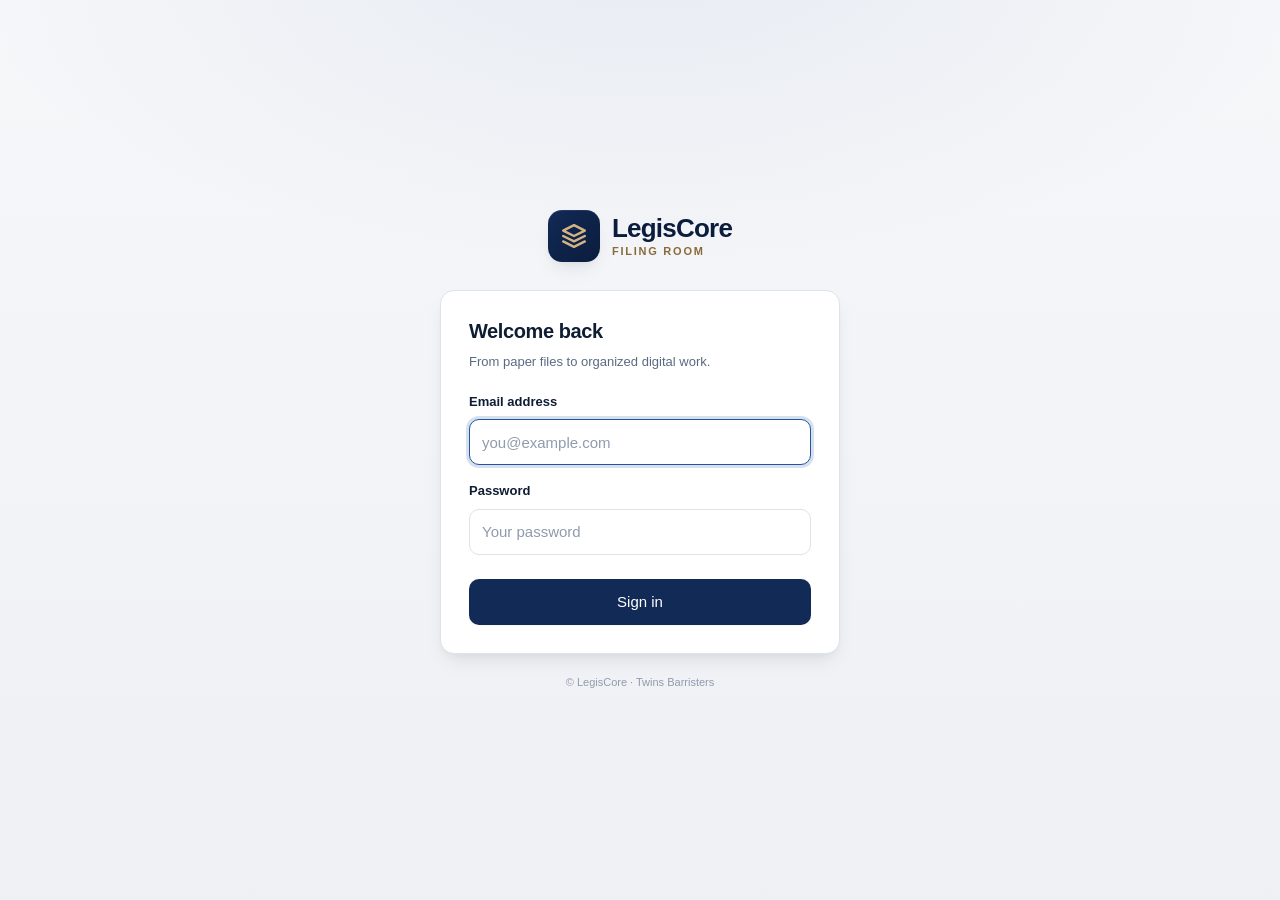
<file: index.html>
<!DOCTYPE html>
<html lang="en">
<head>
    <meta charset="UTF-8">
    <meta name="viewport" content="width=device-width, initial-scale=1.0, viewport-fit=cover">
    <meta name="theme-color" content="#0b1c3d">
    <title>LegisCore</title>
    <link rel="stylesheet" href="css/base.css?v=3">
    <link rel="stylesheet" href="css/layout.css?v=3">
    <link rel="stylesheet" href="css/components.css?v=3">
</head>
<body>
    <div id="app">
        <div class="view-loading">
            <div class="spinner"></div>
            <p class="text-sm">Loading LegisCore&hellip;</p>
        </div>
    </div>

    <!--
      Load order is load-order-sensitive.
      1. config      — no deps
      2. api.js      — depends on config
      3. state.js    — no deps, but other modules need it loaded FIRST
      4. api/*       — depend on api.js + state.js
      5. router.js   — depends on state
      6. pages/*     — depend on api + state + router
      7. layout.js   — depends on state + router
      8. app.js      — orchestrates everything
    -->
    <script src="js/config.js"></script>
    <script src="js/api.js"></script>
    <script src="js/state.js"></script>
    <script src="js/api/activities-api.js"></script>
    <script src="js/api/auth-api.js"></script>
    <script src="js/api/documents-api.js"></script>
    <script src="js/api/matters-api.js"></script>
    <script src="js/api/clients-api.js"></script>
    <script src="js/api/settings-api.js"></script>
    <script src="js/api/storage-api.js"></script>
    <script src="js/router.js"></script>
    <script src="pages/dashboard.js"></script>
    <script src="pages/documents.js"></script>
    <script src="pages/documents-modal.js"></script>
    <script src="pages/matters.js"></script>
    <script src="pages/matter-detail.js"></script>
    <script src="pages/clients.js"></script>
    <script src="pages/client-detail.js"></script>
    <script src="pages/settings.js"></script>
    <script src="js/layout.js"></script>
    <script src="js/app.js"></script>

<!-- LegisCore AI Assistant Button -->
<style>
  .lc-ai-btn {
    position: fixed; bottom: 24px; right: 24px;
    background: linear-gradient(135deg, #3b82f6, #8b5cf6);
    color: white; padding: 14px 24px; border-radius: 50px;
    font-family: system-ui, -apple-system, sans-serif; font-weight: 600; font-size: 16px;
    text-decoration: none; display: flex; align-items: center; gap: 10px;
    box-shadow: 0 10px 25px rgba(59, 130, 246, 0.4); z-index: 9999;
    transition: transform 0.2s, box-shadow 0.2s;
  }
  .lc-ai-btn:hover { transform: translateY(-3px) scale(1.02); box-shadow: 0 15px 35px rgba(59, 130, 246, 0.6); color: white; }
</style>
<a href="https://shehulhadi.github.io/ai-prototype/app.html" target="_blank" class="lc-ai-btn">
  <span>✨</span> Launch AI Associate
</a>

</body>
</html>
</file>
<file: css/base.css>
/* ==========================================================================
   LegisCore — base.css
   Design tokens, reset, typography.
   Aesthetic: established legal practice. Navy, brass, paper.
   Every other CSS file depends on these variables.
   ========================================================================== */

:root {
    /* Brand */
    --navy-900:  #08152e;
    --navy-800:  #0b1c3d;
    --navy-700:  #122a56;
    --navy-600:  #1a3d74;
    --navy-500:  #2554a0;
    --navy-400:  #4a7bc7;
    --navy-100:  #e6ecf7;
    --navy-50:   #f2f5fb;

    --brass-600: #8a6a3a;
    --brass-500: #b8925a;
    --brass-400: #d4b483;
    --brass-100: #f5ecd9;

    /* Surfaces */
    --bg:            #f6f7f9;
    --bg-alt:        #eef0f4;
    --surface:       #ffffff;
    --surface-muted: #f3f4f7;

    /* Borders */
    --border:        #dfe3ea;
    --border-soft:   #e9ecf1;
    --border-strong: #c3cad6;

    /* Text */
    --text:          #0f1d33;
    --text-muted:    #5a6a82;
    --text-faint:    #8f9bae;

    /* Semantic */
    --success-700: #0d6b3a;
    --success-500: #14874c;
    --success-100: #dcf3e5;

    --warning-700: #8a5a0a;
    --warning-500: #b8831a;
    --warning-100: #fbf1da;

    --danger-700:  #8a1a1a;
    --danger-500:  #b32d2d;
    --danger-100:  #fbe2e2;

    --info-700:    #0a4d6e;
    --info-500:    #1a6b96;
    --info-100:    #d9ecf5;

    /* Aliases (backwards compat with pages that used --primary) */
    --primary:        var(--navy-700);
    --primary-hover:  var(--navy-600);
    --primary-soft:   var(--navy-50);
    --accent:         var(--brass-500);

    /* Spacing — 4px base */
    --s-1: 4px;
    --s-2: 8px;
    --s-3: 12px;
    --s-4: 16px;
    --s-5: 20px;
    --s-6: 28px;
    --s-7: 40px;
    --s-8: 56px;
    /* aliases */
    --space-1: var(--s-1);
    --space-2: var(--s-2);
    --space-3: var(--s-3);
    --space-4: var(--s-4);
    --space-5: var(--s-5);
    --space-6: var(--s-6);
    --space-7: var(--s-7);

    /* Radius */
    --r-sm: 6px;
    --r:    10px;
    --r-lg: 14px;
    --r-xl: 20px;
    --radius-sm: var(--r-sm);
    --radius:    var(--r);
    --radius-lg: var(--r-lg);
    --radius-full: 999px;

    /* Shadows — layered, soft */
    --shadow-xs: 0 1px 2px rgba(15, 29, 51, 0.04);
    --shadow-sm: 0 1px 3px rgba(15, 29, 51, 0.06), 0 1px 2px rgba(15, 29, 51, 0.04);
    --shadow:    0 4px 10px -2px rgba(15, 29, 51, 0.07), 0 2px 4px -2px rgba(15, 29, 51, 0.05);
    --shadow-md: 0 10px 20px -6px rgba(15, 29, 51, 0.10), 0 4px 8px -4px rgba(15, 29, 51, 0.06);
    --shadow-lg: 0 20px 40px -12px rgba(15, 29, 51, 0.14), 0 8px 16px -8px rgba(15, 29, 51, 0.08);
    --shadow-focus: 0 0 0 3px rgba(37, 84, 160, 0.18);

    /* Motion */
    --ease-out:  cubic-bezier(0.16, 1, 0.3, 1);
    --ease-in:   cubic-bezier(0.4, 0, 1, 1);
    --ease-soft: cubic-bezier(0.4, 0, 0.2, 1);
    --dur-1: 120ms;
    --dur-2: 180ms;
    --dur-3: 260ms;
    --dur-4: 400ms;
    --transition-fast: var(--dur-1) var(--ease-soft);
    --transition:      var(--dur-2) var(--ease-soft);
    --transition-slow: var(--dur-3) var(--ease-out);

    /* Layout */
    --topbar-h:  64px;
    --sidebar-w: 240px;
    --tabbar-h:  64px;

    /* Typography */
    --font-sans: -apple-system, BlinkMacSystemFont, "Segoe UI", Roboto,
                 "Helvetica Neue", Helvetica, Arial, sans-serif;
    --font-serif: "Iowan Old Style", "Palatino Linotype", Palatino, Georgia, serif;
    --font-mono: ui-monospace, SFMono-Regular, "SF Mono", Menlo, monospace;

    --fs-display: 32px;
    --fs-h1: 24px;
    --fs-h2: 20px;
    --fs-h3: 17px;
    --fs-body: 15px;
    --fs-sm: 13px;
    --fs-xs: 11px;

    /* aliases used by older pages */
    --fs-2xl: var(--fs-display);
    --fs-xl:  var(--fs-h1);
    --fs-lg:  var(--fs-h2);
    --fs-md:  var(--fs-h3);
    --fs-base: var(--fs-body);

    --lh-tight: 1.25;
    --lh-base:  1.5;
    --lh-loose: 1.7;

    --tracking-tight: -0.02em;
    --tracking:       -0.01em;
    --tracking-wide:  0.04em;
}

/* ---- Reset --------------------------------------------------------- */

*, *::before, *::after { box-sizing: border-box; }

html, body {
    margin: 0;
    padding: 0;
    height: 100%;
}

body {
    font-family: var(--font-sans);
    font-size: var(--fs-body);
    line-height: var(--lh-base);
    color: var(--text);
    background: var(--bg);
    -webkit-font-smoothing: antialiased;
    -moz-osx-font-smoothing: grayscale;
    text-rendering: optimizeLegibility;
    overscroll-behavior-y: none;
}

h1, h2, h3, h4, h5, h6 {
    margin: 0 0 var(--s-3) 0;
    font-weight: 600;
    line-height: var(--lh-tight);
    color: var(--text);
    letter-spacing: var(--tracking);
}

h1 { font-size: var(--fs-h1); }
h2 { font-size: var(--fs-h2); }
h3 { font-size: var(--fs-h3); }
h4 { font-size: var(--fs-body); font-weight: 600; }

p { margin: 0 0 var(--s-3) 0; }

a {
    color: var(--primary);
    text-decoration: none;
    transition: color var(--transition-fast);
}
a:hover { color: var(--primary-hover); }

img, svg { display: block; max-width: 100%; }

button {
    font-family: inherit;
    font-size: inherit;
    cursor: pointer;
    border: none;
    background: none;
    padding: 0;
    color: inherit;
}

input, select, textarea {
    font-family: inherit;
    font-size: inherit;
    color: inherit;
}

code, kbd, pre {
    font-family: var(--font-mono);
    font-size: var(--fs-sm);
}

ul, ol { margin: 0; padding: 0; list-style: none; }

hr {
    border: 0;
    border-top: 1px solid var(--border-soft);
    margin: var(--s-4) 0;
}

/* ---- Utility text -------------------------------------------------- */

.text-xs     { font-size: var(--fs-xs); }
.text-sm     { font-size: var(--fs-sm); }
.text-muted  { color: var(--text-muted); }
.text-faint  { color: var(--text-faint); }
.text-danger { color: var(--danger-500); }
.text-success{ color: var(--success-500); }
.text-warning{ color: var(--warning-500); }
.text-center { text-align: center; }
.text-right  { text-align: right; }

.fw-500 { font-weight: 500; }
.fw-600 { font-weight: 600; }
.fw-700 { font-weight: 700; }
.font-weight-medium { font-weight: 500; }
.font-weight-bold   { font-weight: 600; }

.uppercase {
    text-transform: uppercase;
    letter-spacing: var(--tracking-wide);
    font-size: var(--fs-xs);
    font-weight: 600;
    color: var(--text-muted);
}

/* ---- Flex / grid helpers ------------------------------------------- */

.flex       { display: flex; }
.flex-col   { display: flex; flex-direction: column; }
.items-center { align-items: center; }
.items-start  { align-items: flex-start; }
.justify-between { justify-content: space-between; }
.justify-center  { justify-content: center; }
.gap-1 { gap: var(--s-1); }
.gap-2 { gap: var(--s-2); }
.gap-3 { gap: var(--s-3); }
.gap-4 { gap: var(--s-4); }
.gap-5 { gap: var(--s-5); }

/* ---- Scrollbar (subtle) -------------------------------------------- */

::-webkit-scrollbar { width: 8px; height: 8px; }
::-webkit-scrollbar-track { background: transparent; }
::-webkit-scrollbar-thumb {
    background: var(--border);
    border-radius: var(--radius-full);
}
::-webkit-scrollbar-thumb:hover { background: var(--border-strong); }

/* ---- Focus ring ---------------------------------------------------- */

:focus { outline: none; }
:focus-visible {
    outline: none;
    box-shadow: var(--shadow-focus);
    border-radius: var(--r-sm);
}

/* ---- Accessibility ------------------------------------------------- */

.sr-only {
    position: absolute;
    width: 1px;
    height: 1px;
    padding: 0;
    margin: -1px;
    overflow: hidden;
    clip: rect(0, 0, 0, 0);
    white-space: nowrap;
    border: 0;
}

/* ---- Reduced motion ------------------------------------------------ */

@media (prefers-reduced-motion: reduce) {
    *, *::before, *::after {
        animation-duration: 0.01ms !important;
        animation-iteration-count: 1 !important;
        transition-duration: 0.01ms !important;
        scroll-behavior: auto !important;
    }
}
</file>
<file: css/layout.css>
/* ==========================================================================
   LegisCore — layout.css
   App shell: sidebar, topbar, main content, mobile bottom bar.
   ========================================================================== */

/* ---- Shell grid ----------------------------------------------------- */

.app-shell {
    display: grid;
    grid-template-columns: var(--sidebar-w) 1fr;
    grid-template-rows: var(--topbar-h) 1fr;
    grid-template-areas:
        "sidebar topbar"
        "sidebar main";
    min-height: 100vh;
    background: var(--bg);
}

/* ---- Topbar --------------------------------------------------------- */

.app-topbar {
    grid-area: topbar;
    display: flex;
    align-items: center;
    justify-content: space-between;
    gap: var(--s-3);
    padding: 0 var(--s-6);
    background: var(--surface);
    border-bottom: 1px solid var(--border);
    position: sticky;
    top: 0;
    z-index: 20;
    height: var(--topbar-h);
}

.topbar-left,
.topbar-right {
    display: flex;
    align-items: center;
    gap: var(--s-3);
    min-width: 0;
}

.topbar-left { flex: 1; }

.topbar-title {
    font-size: var(--fs-h3);
    font-weight: 600;
    color: var(--text);
    margin: 0;
    letter-spacing: var(--tracking);
    white-space: nowrap;
    overflow: hidden;
    text-overflow: ellipsis;
}

.topbar-crumb {
    font-size: var(--fs-xs);
    text-transform: uppercase;
    letter-spacing: var(--tracking-wide);
    color: var(--text-faint);
    font-weight: 600;
    margin-bottom: 2px;
}

.topbar-user {
    display: flex;
    align-items: center;
    gap: var(--s-2);
    padding: 6px 10px 6px 6px;
    border-radius: var(--radius-full);
    background: var(--surface-muted);
    transition: background var(--transition-fast);
    cursor: pointer;
    border: none;
}

.topbar-user:hover { background: var(--bg-alt); }

.topbar-user-name {
    font-size: var(--fs-sm);
    font-weight: 500;
    color: var(--text);
    max-width: 140px;
    overflow: hidden;
    text-overflow: ellipsis;
    white-space: nowrap;
}

.topbar-icon-btn {
    background: transparent;
    border: 1px solid transparent;
    border-radius: var(--r);
    width: 40px;
    height: 40px;
    display: inline-flex;
    align-items: center;
    justify-content: center;
    color: var(--text-muted);
    transition: background var(--transition-fast),
                color var(--transition-fast),
                border-color var(--transition-fast);
    flex-shrink: 0;
}

.topbar-icon-btn:hover {
    background: var(--surface-muted);
    color: var(--text);
    border-color: var(--border-soft);
}

.topbar-icon-btn:active { transform: scale(0.96); }

.sidebar-toggle-btn {
    display: none;
    background: transparent;
    border: 1px solid transparent;
    border-radius: var(--r);
    width: 40px;
    height: 40px;
    align-items: center;
    justify-content: center;
    color: var(--text-muted);
    flex-shrink: 0;
    transition: background var(--transition-fast);
}
.sidebar-toggle-btn:hover { background: var(--surface-muted); }

.sidebar-collapse-btn {
    display: inline-flex;
    align-items: center;
    justify-content: center;
    background: transparent;
    border: 1px solid transparent;
    border-radius: var(--r);
    width: 36px;
    height: 36px;
    color: var(--text-muted);
    flex-shrink: 0;
    cursor: pointer;
    transition: background var(--transition-fast), color var(--transition-fast);
}
.sidebar-collapse-btn:hover {
    background: var(--surface-muted);
    color: var(--text);
}
.sidebar-collapse-btn svg {
    transition: transform var(--dur-3) var(--ease-out);
}

@media (max-width: 900px) {
    .sidebar-collapse-btn { display: none; }
}

@media (min-width: 901px) {
    .app-shell.sidebar-collapsed {
        grid-template-columns: 68px 1fr;
    }
    .app-shell.sidebar-collapsed .sidebar-collapse-btn svg {
        transform: rotate(180deg);
    }
    .app-shell.sidebar-collapsed .sidebar-header {
        padding: 0 var(--s-2) var(--s-3);
    }
    .app-shell.sidebar-collapsed .sidebar-brand {
        justify-content: center;
        gap: 0;
    }
    .app-shell.sidebar-collapsed .sidebar-brand-text {
        display: none;
    }
    .app-shell.sidebar-collapsed .sidebar-nav {
        padding: 0 var(--s-2);
    }
    .app-shell.sidebar-collapsed .nav-section-title {
        display: none;
    }
    .app-shell.sidebar-collapsed .nav-item {
        justify-content: center;
        padding: 10px 6px;
    }
    .app-shell.sidebar-collapsed .nav-item > span:not(.nav-badge) {
        display: none;
    }
    .app-shell.sidebar-collapsed .nav-item.active::before {
        display: none;
    }
    .app-shell.sidebar-collapsed .sidebar-footer {
        padding: var(--s-3) var(--s-2);
        justify-content: center;
    }
    .app-shell.sidebar-collapsed .sidebar-footer > div {
        font-size: 0;
    }
    .app-shell.sidebar-collapsed .sidebar-footer > div .dot {
        font-size: 6px;
    }
}

/* ---- User avatar ---------------------------------------------------- */

.user-avatar {
    width: 34px;
    height: 34px;
    border-radius: 50%;
    background: linear-gradient(135deg, var(--navy-600), var(--navy-700));
    color: #fff;
    display: inline-flex;
    align-items: center;
    justify-content: center;
    font-size: var(--fs-sm);
    font-weight: 600;
    letter-spacing: 0.02em;
    flex-shrink: 0;
    box-shadow: inset 0 -1px 2px rgba(0,0,0,0.08);
}

.user-avatar-sm {
    width: 26px;
    height: 26px;
    border-radius: 50%;
    background: linear-gradient(135deg, var(--navy-600), var(--navy-700));
    color: #fff;
    display: inline-flex;
    align-items: center;
    justify-content: center;
    font-size: 10px;
    font-weight: 700;
    flex-shrink: 0;
}

/* ---- Sidebar -------------------------------------------------------- */

.app-sidebar {
    grid-area: sidebar;
    background: var(--surface);
    border-right: 1px solid var(--border);
    display: flex;
    flex-direction: column;
    padding: var(--s-4) 0;
    position: sticky;
    top: 0;
    height: 100vh;
    overflow-y: auto;
}

.sidebar-header {
    padding: 0 var(--s-5) var(--s-5);
    border-bottom: 1px solid var(--border-soft);
    margin-bottom: var(--s-4);
}

.sidebar-brand {
    display: flex;
    align-items: center;
    gap: var(--s-3);
    color: var(--navy-800);
    font-size: 19px;
    font-weight: 700;
    letter-spacing: -0.03em;
    text-decoration: none;
}

.sidebar-brand:hover { text-decoration: none; color: var(--navy-700); }

.sidebar-brand-name {
    font-size: 16px;
    font-weight: 700;
    color: var(--navy-800);
    letter-spacing: -0.02em;
    line-height: 1.1;
    white-space: nowrap;
    overflow: hidden;
    text-overflow: ellipsis;
    max-width: 160px;
}

.sidebar-brand-mark {
    width: 34px;
    height: 34px;
    border-radius: 9px;
    background: linear-gradient(135deg, var(--navy-700), var(--navy-800));
    color: var(--brass-400);
    display: inline-flex;
    align-items: center;
    justify-content: center;
    flex-shrink: 0;
    box-shadow: var(--shadow-sm), inset 0 1px 0 rgba(255,255,255,0.08);
}

.sidebar-brand-text {
    display: flex;
    flex-direction: column;
    line-height: 1.1;
}

.sidebar-brand-text small {
    font-size: 10px;
    font-weight: 500;
    letter-spacing: 0.14em;
    color: var(--text-faint);
    text-transform: uppercase;
    margin-top: 2px;
}

.sidebar-nav {
    flex: 1;
    padding: 0 var(--s-3);
    display: flex;
    flex-direction: column;
    gap: var(--s-4);
}

.nav-section-title {
    padding: var(--s-3) var(--s-3) var(--s-2);
    font-size: 10px;
    font-weight: 700;
    text-transform: uppercase;
    letter-spacing: 0.1em;
    color: var(--text-faint);
}

.nav-list {
    display: flex;
    flex-direction: column;
    gap: 2px;
}

.nav-item {
    display: flex;
    align-items: center;
    gap: var(--s-3);
    padding: 10px 12px;
    border-radius: var(--r);
    color: var(--text-muted);
    font-size: var(--fs-body);
    font-weight: 500;
    text-decoration: none;
    transition: background var(--transition-fast),
                color var(--transition-fast);
    position: relative;
    min-height: 42px;
}

.nav-item:hover {
    background: var(--surface-muted);
    color: var(--text);
    text-decoration: none;
}

.nav-item.active {
    background: var(--navy-50);
    color: var(--navy-700);
    font-weight: 600;
}

.nav-item.active::before {
    content: "";
    position: absolute;
    left: -12px;
    top: 8px;
    bottom: 8px;
    width: 3px;
    background: var(--navy-600);
    border-radius: 0 3px 3px 0;
}

.nav-item svg {
    flex-shrink: 0;
    width: 18px;
    height: 18px;
    opacity: 0.9;
}

.nav-item.active svg { opacity: 1; }

.nav-badge {
    margin-left: auto;
    background: var(--navy-600);
    color: #fff;
    font-size: 10px;
    font-weight: 700;
    padding: 2px 7px;
    border-radius: var(--radius-full);
    min-width: 20px;
    text-align: center;
}

.sidebar-footer {
    padding: var(--s-4) var(--s-5);
    border-top: 1px solid var(--border-soft);
    display: flex;
    align-items: center;
    justify-content: space-between;
    font-size: var(--fs-xs);
    color: var(--text-faint);
}

.sidebar-footer .dot {
    display: inline-block;
    width: 6px;
    height: 6px;
    border-radius: 50%;
    background: var(--success-500);
    margin-right: 6px;
    vertical-align: middle;
}

/* ---- Main content --------------------------------------------------- */

.app-main {
    grid-area: main;
    padding: var(--s-6) var(--s-6) var(--s-8);
    overflow-x: hidden;
    min-width: 0;
    max-width: 1400px;
    width: 100%;
}

.page-header {
    display: flex;
    align-items: flex-start;
    justify-content: space-between;
    gap: var(--s-4);
    margin-bottom: var(--s-6);
    flex-wrap: wrap;
}

.page-header h1 {
    margin: 0;
    font-size: var(--fs-display);
    letter-spacing: -0.03em;
    font-weight: 700;
}

.page-header .page-subtitle {
    color: var(--text-muted);
    font-size: var(--fs-body);
    margin: var(--s-2) 0 0;
    max-width: 60ch;
}

.page-actions {
    display: flex;
    gap: var(--s-2);
    flex-wrap: wrap;
    align-items: center;
}

/* ---- Loading states ------------------------------------------------- */

.view-loading {
    display: flex;
    flex-direction: column;
    align-items: center;
    justify-content: center;
    padding: var(--s-8) var(--s-4);
    color: var(--text-muted);
    gap: var(--s-3);
}

.spinner {
    width: 26px;
    height: 26px;
    border: 2.5px solid var(--border);
    border-top-color: var(--navy-600);
    border-radius: 50%;
    animation: lc-spin 0.7s linear infinite;
}

@keyframes lc-spin {
    to { transform: rotate(360deg); }
}

/* ---- Sidebar overlay (mobile) -------------------------------------- */

.sidebar-overlay {
    display: none;
    position: fixed;
    inset: 0;
    background: rgba(15, 29, 51, 0.5);
    z-index: 30;
    opacity: 0;
    transition: opacity var(--dur-3) var(--ease-out);
}

.sidebar-overlay.active {
    display: block;
    opacity: 1;
}

/* ---- Mobile bottom bar --------------------------------------------- */

.tabbar {
    display: none;
    position: fixed;
    left: 0;
    right: 0;
    bottom: 0;
    height: var(--tabbar-h);
    background: var(--surface);
    border-top: 1px solid var(--border);
    z-index: 25;
    padding-bottom: env(safe-area-inset-bottom, 0);
    box-shadow: 0 -2px 12px rgba(15, 29, 51, 0.05);
}

.tabbar-inner {
    display: grid;
    grid-template-columns: repeat(4, 1fr);
    height: 100%;
}

.tabbar-item {
    display: flex;
    flex-direction: column;
    align-items: center;
    justify-content: center;
    gap: 3px;
    color: var(--text-muted);
    font-size: 10px;
    font-weight: 500;
    text-decoration: none;
    transition: color var(--transition-fast);
    padding: 6px 0;
}

.tabbar-item:hover { text-decoration: none; color: var(--text); }
.tabbar-item.active { color: var(--navy-700); font-weight: 600; }

.tabbar-item svg {
    width: 22px;
    height: 22px;
}

/* ---- Responsive ----------------------------------------------------- */

@media (max-width: 900px) {
    .app-shell {
        grid-template-columns: 1fr;
        grid-template-areas:
            "topbar"
            "main";
    }

    .app-sidebar {
        position: fixed;
        top: 0;
        left: 0;
        width: 280px;
        height: 100vh;
        transform: translateX(-100%);
        transition: transform var(--dur-3) var(--ease-out);
        z-index: 40;
        box-shadow: var(--shadow-lg);
    }

    .app-sidebar.open { transform: translateX(0); }

    .sidebar-toggle-btn { display: inline-flex; }

    .app-main {
        padding: var(--s-4) var(--s-4) calc(var(--tabbar-h) + var(--s-5));
    }

    .page-header h1 { font-size: var(--fs-h1); }

    .app-topbar {
        padding: 0 var(--s-3);
    }

    .topbar-user-name { display: none; }

    .tabbar { display: block; }
}

@media (max-width: 480px) {
    .page-header { margin-bottom: var(--s-4); }
    .page-header h1 { font-size: 22px; }
}

/* ---- Print ---------------------------------------------------------- */

@media print {
    .app-sidebar,
    .app-topbar,
    .tabbar,
    .sidebar-overlay,
    .page-actions { display: none !important; }

    .app-shell {
        display: block;
    }

    .app-main { padding: 0; max-width: none; }
}
</file>
<file: css/components.css>
/* ==========================================================================
   LegisCore — components.css
   Buttons, cards, chips, forms, tables, badges, modals, toasts,
   skeletons, timeline, dropdowns, tabs, empty states.
   ========================================================================== */

/* ---- Buttons -------------------------------------------------------- */

.btn {
    display: inline-flex;
    align-items: center;
    justify-content: center;
    gap: var(--s-2);
    padding: 0 var(--s-4);
    height: 40px;
    border: 1px solid transparent;
    border-radius: var(--r);
    font-size: var(--fs-body);
    font-weight: 500;
    line-height: 1;
    text-decoration: none;
    cursor: pointer;
    transition: background var(--transition-fast),
                border-color var(--transition-fast),
                color var(--transition-fast),
                box-shadow var(--transition-fast),
                transform var(--transition-fast);
    white-space: nowrap;
    user-select: none;
    -webkit-tap-highlight-color: transparent;
}

.btn:hover { text-decoration: none; }
.btn:active:not(:disabled) { transform: scale(0.98); }
.btn:disabled { opacity: 0.5; cursor: not-allowed; }
.btn svg { flex-shrink: 0; }

.btn-primary {
    background: var(--navy-700);
    color: #fff;
    box-shadow: var(--shadow-xs);
}
.btn-primary:hover:not(:disabled) {
    background: var(--navy-600);
    box-shadow: var(--shadow-sm);
    color: #fff;
}

.btn-secondary {
    background: var(--surface);
    color: var(--text);
    border-color: var(--border);
}
.btn-secondary:hover:not(:disabled) {
    background: var(--surface-muted);
    border-color: var(--border-strong);
    color: var(--text);
}

.btn-ghost {
    background: transparent;
    color: var(--text-muted);
}
.btn-ghost:hover:not(:disabled) {
    background: var(--surface-muted);
    color: var(--text);
}

.btn-danger {
    background: var(--danger-500);
    color: #fff;
}
.btn-danger:hover:not(:disabled) {
    background: var(--danger-700);
    color: #fff;
}

.btn-danger-ghost {
    background: transparent;
    color: var(--danger-500);
}
.btn-danger-ghost:hover:not(:disabled) {
    background: var(--danger-100);
    color: var(--danger-700);
}

.btn-sm {
    height: 34px;
    padding: 0 var(--s-3);
    font-size: var(--fs-sm);
    border-radius: var(--r-sm);
}

.btn-lg {
    height: 48px;
    padding: 0 var(--s-5);
    font-size: var(--fs-h3);
}

.btn-icon {
    width: 40px;
    padding: 0;
    flex-shrink: 0;
}

.btn-sm.btn-icon { width: 34px; }

.btn-block { width: 100%; }

/* ---- Cards ---------------------------------------------------------- */

.card {
    background: var(--surface);
    border: 1px solid var(--border);
    border-radius: var(--r-lg);
    box-shadow: var(--shadow-xs);
    padding: var(--s-5);
    transition: box-shadow var(--transition-fast);
}

.card-hoverable:hover {
    box-shadow: var(--shadow);
    border-color: var(--border-strong);
}

.card-header {
    display: flex;
    align-items: center;
    justify-content: space-between;
    gap: var(--s-3);
    margin-bottom: var(--s-4);
    padding-bottom: var(--s-3);
    border-bottom: 1px solid var(--border-soft);
}

.card-title {
    font-size: var(--fs-h3);
    font-weight: 600;
    margin: 0;
    letter-spacing: var(--tracking);
}

.card-actions { display: flex; align-items: center; gap: var(--s-2); }
.card-body { padding: 0; }

.card-footer {
    margin-top: var(--s-4);
    padding-top: var(--s-3);
    border-top: 1px solid var(--border-soft);
}

/* ---- Stat grid ------------------------------------------------------ */

.stat-grid {
    display: grid;
    grid-template-columns: repeat(auto-fit, minmax(220px, 1fr));
    gap: var(--s-4);
    margin-bottom: var(--s-6);
}

.stat-card {
    background: var(--surface);
    border: 1px solid var(--border);
    border-radius: var(--r-lg);
    padding: var(--s-5);
    box-shadow: var(--shadow-xs);
    position: relative;
    overflow: hidden;
    transition: box-shadow var(--transition-fast),
                transform var(--transition-fast);
}

.stat-card:hover {
    box-shadow: var(--shadow);
    transform: translateY(-1px);
}

.stat-card::after {
    content: "";
    position: absolute;
    inset: 0 auto 0 0;
    width: 3px;
    background: var(--navy-600);
    opacity: 0;
    transition: opacity var(--transition-fast);
}

.stat-card:hover::after { opacity: 1; }

.stat-card.accent-brass::after { background: var(--brass-500); }

.stat-label {
    font-size: var(--fs-xs);
    font-weight: 700;
    text-transform: uppercase;
    letter-spacing: 0.08em;
    color: var(--text-muted);
    margin-bottom: var(--s-3);
    display: flex;
    align-items: center;
    gap: var(--s-2);
}

.stat-value {
    font-size: 34px;
    font-weight: 700;
    color: var(--text);
    line-height: 1;
    letter-spacing: -0.03em;
    font-variant-numeric: tabular-nums;
}

.stat-meta {
    font-size: var(--fs-sm);
    color: var(--text-muted);
    margin-top: var(--s-3);
}

.stat-meta.text-danger { color: var(--danger-500); }

/* ---- Chips ---------------------------------------------------------- */

.chip-row {
    display: flex;
    gap: var(--s-2);
    overflow-x: auto;
    padding: var(--s-1) 0 var(--s-2);
    -webkit-overflow-scrolling: touch;
    scrollbar-width: none;
}
.chip-row::-webkit-scrollbar { display: none; }

.chip {
    display: inline-flex;
    align-items: center;
    gap: var(--s-2);
    padding: 8px 14px;
    border-radius: var(--radius-full);
    background: var(--surface);
    color: var(--text-muted);
    border: 1px solid var(--border);
    font-size: var(--fs-sm);
    font-weight: 500;
    text-decoration: none;
    white-space: nowrap;
    cursor: pointer;
    transition: background var(--transition-fast),
                color var(--transition-fast),
                border-color var(--transition-fast);
    height: 36px;
    -webkit-tap-highlight-color: transparent;
}

.chip:hover {
    background: var(--surface-muted);
    color: var(--text);
    border-color: var(--border-strong);
    text-decoration: none;
}

.chip.active {
    background: var(--navy-700);
    color: #fff;
    border-color: var(--navy-700);
    font-weight: 600;
}

.chip-count {
    background: rgba(0,0,0,0.08);
    border-radius: var(--radius-full);
    padding: 1px 7px;
    font-size: 11px;
    font-weight: 600;
    margin-left: 2px;
}
.chip.active .chip-count { background: rgba(255,255,255,0.22); }

/* ---- Forms ---------------------------------------------------------- */

.form-group { margin-bottom: var(--s-4); }

.form-group label {
    display: block;
    font-size: var(--fs-sm);
    font-weight: 600;
    margin-bottom: var(--s-2);
    color: var(--text);
}

.form-control {
    width: 100%;
    height: 44px;
    padding: 0 var(--s-3);
    border: 1px solid var(--border);
    border-radius: var(--r);
    font-size: var(--fs-body);
    background: var(--surface);
    color: var(--text);
    transition: border-color var(--transition-fast),
                box-shadow var(--transition-fast);
    -webkit-appearance: none;
    appearance: none;
}

.form-control:hover { border-color: var(--border-strong); }

.form-control:focus {
    outline: none;
    border-color: var(--navy-500);
    box-shadow: var(--shadow-focus);
}

.form-control::placeholder { color: var(--text-faint); }

select.form-control {
    background-image: url("data:image/svg+xml,%3Csvg width='12' height='12' viewBox='0 0 24 24' fill='none' stroke='%235a6a82' stroke-width='2.5' stroke-linecap='round' stroke-linejoin='round' xmlns='http://www.w3.org/2000/svg'%3E%3Cpolyline points='6 9 12 15 18 9'/%3E%3C/svg%3E");
    background-repeat: no-repeat;
    background-position: right var(--s-3) center;
    padding-right: var(--s-7);
}

textarea.form-control {
    resize: vertical;
    min-height: 88px;
    height: auto;
    padding: var(--s-3);
    line-height: var(--lh-base);
}

input[type="file"].form-control {
    padding: var(--s-2) var(--s-3);
    height: auto;
    line-height: 1.6;
}

.form-hint {
    font-size: var(--fs-xs);
    color: var(--text-muted);
    margin-top: var(--s-1);
}

.form-error {
    font-size: var(--fs-xs);
    color: var(--danger-500);
    margin-top: var(--s-1);
}

.form-row {
    display: grid;
    grid-template-columns: repeat(auto-fit, minmax(220px, 1fr));
    gap: var(--s-4);
}

.form-divider {
    border: 0;
    border-top: 1px solid var(--border-soft);
    margin: var(--s-5) 0;
}

/* ---- Tables --------------------------------------------------------- */

.table-wrap {
    background: var(--surface);
    border: 1px solid var(--border);
    border-radius: var(--r-lg);
    overflow: hidden;
    box-shadow: var(--shadow-xs);
}

.table {
    width: 100%;
    border-collapse: collapse;
    font-size: var(--fs-body);
}

.table thead th {
    background: var(--surface-muted);
    text-align: left;
    padding: var(--s-3) var(--s-4);
    font-size: 11px;
    font-weight: 700;
    text-transform: uppercase;
    letter-spacing: 0.06em;
    color: var(--text-muted);
    border-bottom: 1px solid var(--border);
    white-space: nowrap;
}

.table tbody td {
    padding: var(--s-4);
    border-bottom: 1px solid var(--border-soft);
    color: var(--text);
    vertical-align: middle;
}

.table tbody tr:last-child td { border-bottom: none; }

.table tbody tr {
    transition: background var(--transition-fast);
}

.table tbody tr[data-doc-id],
.table tbody tr[data-matter-id] {
    cursor: pointer;
}

.table tbody tr:hover { background: var(--surface-muted); }

.table-empty {
    padding: var(--s-6);
    text-align: center;
    color: var(--text-muted);
}

/* ---- Badges --------------------------------------------------------- */

.badge {
    display: inline-flex;
    align-items: center;
    gap: 4px;
    padding: 3px 10px;
    border-radius: var(--radius-full);
    font-size: 11px;
    font-weight: 600;
    line-height: 1.6;
    letter-spacing: 0.02em;
    white-space: nowrap;
}

.badge-primary  { background: var(--navy-100); color: var(--navy-700); }
.badge-success  { background: var(--success-100); color: var(--success-700); }
.badge-warning  { background: var(--warning-100); color: var(--warning-700); }
.badge-danger   { background: var(--danger-100); color: var(--danger-700); }
.badge-info     { background: var(--info-100); color: var(--info-700); }
.badge-muted    { background: var(--surface-muted); color: var(--text-muted); }
.badge-brass    { background: var(--brass-100); color: var(--brass-600); }

/* ---- Alerts --------------------------------------------------------- */

.alert {
    padding: var(--s-3) var(--s-4);
    border-radius: var(--r);
    font-size: var(--fs-sm);
    border: 1px solid transparent;
    margin-bottom: var(--s-4);
    display: flex;
    align-items: flex-start;
    gap: var(--s-2);
}

.alert-danger  { background: var(--danger-100);  color: var(--danger-700);  border-color: #f4c2c2; }
.alert-error   { background: var(--danger-100);  color: var(--danger-700);  border-color: #f4c2c2; }
.alert-success { background: var(--success-100); color: var(--success-700); border-color: #b9e5c9; }
.alert-warning { background: var(--warning-100); color: var(--warning-700); border-color: #efd9a5; }
.alert-info    { background: var(--info-100);    color: var(--info-700);    border-color: #bcdcee; }

/* ---- Empty states --------------------------------------------------- */

.empty-state {
    display: flex;
    flex-direction: column;
    align-items: center;
    justify-content: center;
    text-align: center;
    padding: var(--s-8) var(--s-4);
    color: var(--text-muted);
    gap: var(--s-3);
}

.empty-state-icon {
    width: 56px;
    height: 56px;
    border-radius: 50%;
    background: var(--surface-muted);
    display: flex;
    align-items: center;
    justify-content: center;
    font-size: 24px;
    color: var(--text-faint);
    margin-bottom: var(--s-2);
}

.empty-state-title {
    font-size: var(--fs-h3);
    font-weight: 600;
    color: var(--text);
    margin: 0;
}

.empty-state-desc {
    font-size: var(--fs-sm);
    color: var(--text-muted);
    margin: 0;
    max-width: 44ch;
    line-height: var(--lh-base);
}

/* ---- Skeleton loaders ---------------------------------------------- */

.skeleton {
    background: linear-gradient(
        90deg,
        var(--surface-muted) 0%,
        #e9ecf1 40%,
        var(--surface-muted) 80%
    );
    background-size: 200% 100%;
    animation: lc-shimmer 1.4s ease-in-out infinite;
    border-radius: var(--r-sm);
}

@keyframes lc-shimmer {
    0%   { background-position: 200% 0; }
    100% { background-position: -200% 0; }
}

.skeleton-line { height: 12px; margin-bottom: 8px; }
.skeleton-line.short { width: 40%; }
.skeleton-line.medium { width: 65%; }
.skeleton-title { height: 20px; width: 45%; margin-bottom: 12px; }
.skeleton-circle { border-radius: 50%; }
.skeleton-card { height: 96px; border-radius: var(--r-lg); }

/* ---- Modal ---------------------------------------------------------- */

.modal-backdrop {
    position: fixed;
    inset: 0;
    background: rgba(15, 29, 51, 0.5);
    display: flex;
    align-items: center;
    justify-content: center;
    padding: var(--s-4);
    z-index: 100;
    animation: lc-backdrop-in var(--dur-3) var(--ease-out);
    backdrop-filter: blur(2px);
    -webkit-backdrop-filter: blur(2px);
}

@keyframes lc-backdrop-in {
    from { opacity: 0; }
    to   { opacity: 1; }
}

.modal {
    background: var(--surface);
    border-radius: var(--r-lg);
    box-shadow: var(--shadow-lg);
    width: 100%;
    max-width: 560px;
    max-height: 92vh;
    overflow-y: auto;
    animation: lc-modal-in var(--dur-3) var(--ease-out);
}

@keyframes lc-modal-in {
    from { opacity: 0; transform: translateY(16px) scale(0.98); }
    to   { opacity: 1; transform: translateY(0) scale(1); }
}

.modal-header {
    padding: var(--s-5);
    border-bottom: 1px solid var(--border-soft);
    display: flex;
    align-items: center;
    justify-content: space-between;
    gap: var(--s-3);
    position: sticky;
    top: 0;
    background: var(--surface);
    z-index: 1;
    border-radius: var(--r-lg) var(--r-lg) 0 0;
}

.modal-title {
    font-size: var(--fs-h2);
    font-weight: 600;
    margin: 0;
    letter-spacing: var(--tracking);
}

.modal-body { padding: var(--s-5); }

.modal-footer {
    padding: var(--s-4) var(--s-5);
    border-top: 1px solid var(--border-soft);
    display: flex;
    justify-content: flex-end;
    gap: var(--s-2);
    position: sticky;
    bottom: 0;
    background: var(--surface);
    border-radius: 0 0 var(--r-lg) var(--r-lg);
    flex-wrap: wrap;
}

@media (max-width: 640px) {
    .modal-backdrop { padding: 0; align-items: flex-end; }
    .modal {
        max-width: 100%;
        border-radius: var(--r-lg) var(--r-lg) 0 0;
        max-height: 94vh;
        animation: lc-modal-up var(--dur-3) var(--ease-out);
    }
    @keyframes lc-modal-up {
        from { transform: translateY(100%); }
        to   { transform: translateY(0); }
    }
    .modal-header { border-radius: var(--r-lg) var(--r-lg) 0 0; }
    .modal-footer { border-radius: 0; }
}

/* ---- Toasts --------------------------------------------------------- */

.toast-container {
    position: fixed;
    bottom: var(--s-6);
    right: var(--s-6);
    display: flex;
    flex-direction: column;
    gap: var(--s-2);
    z-index: 200;
    max-width: 380px;
    pointer-events: none;
}

.toast {
    background: var(--surface);
    border: 1px solid var(--border);
    border-left: 4px solid var(--navy-600);
    border-radius: var(--r);
    box-shadow: var(--shadow-md);
    padding: var(--s-3) var(--s-4);
    font-size: var(--fs-sm);
    color: var(--text);
    animation: lc-toast-in var(--dur-3) var(--ease-out);
    pointer-events: auto;
}

.toast-success { border-left-color: var(--success-500); }
.toast-error   { border-left-color: var(--danger-500); }
.toast-warning { border-left-color: var(--warning-500); }

@keyframes lc-toast-in {
    from { opacity: 0; transform: translateY(12px); }
    to   { opacity: 1; transform: translateY(0); }
}

@media (max-width: 640px) {
    .toast-container {
        left: var(--s-4);
        right: var(--s-4);
        bottom: calc(var(--tabbar-h) + var(--s-4));
        max-width: none;
    }
}

/* ---- Timeline (activity) ------------------------------------------- */

.timeline {
    position: relative;
    padding-left: var(--s-6);
}

.timeline::before {
    content: "";
    position: absolute;
    left: 11px;
    top: 8px;
    bottom: 8px;
    width: 1px;
    background: var(--border);
}

.timeline-item {
    position: relative;
    padding-bottom: var(--s-5);
}

.timeline-item:last-child { padding-bottom: 0; }

.timeline-dot {
    position: absolute;
    left: calc(-1 * var(--s-6) + 4px);
    top: 4px;
    width: 15px;
    height: 15px;
    border-radius: 50%;
    background: var(--surface);
    border: 2px solid var(--navy-500);
    box-shadow: 0 0 0 4px var(--surface);
}

.timeline-dot.dot-success { border-color: var(--success-500); }
.timeline-dot.dot-warning { border-color: var(--warning-500); }
.timeline-dot.dot-danger  { border-color: var(--danger-500); }
.timeline-dot.dot-brass   { border-color: var(--brass-500); }

.timeline-text {
    font-size: var(--fs-body);
    color: var(--text);
    line-height: var(--lh-base);
}

.timeline-meta {
    font-size: var(--fs-xs);
    color: var(--text-muted);
    margin-top: var(--s-1);
    display: flex;
    align-items: center;
    gap: var(--s-2);
}

.timeline-meta .dot-sep {
    width: 3px;
    height: 3px;
    border-radius: 50%;
    background: var(--text-faint);
}

/* ---- Document rows -------------------------------------------------- */

.doc-row {
    display: flex;
    align-items: center;
    gap: var(--s-3);
    padding: var(--s-3) var(--s-3);
    border-radius: var(--r);
    text-decoration: none;
    color: inherit;
    cursor: pointer;
    transition: background var(--transition-fast);
    min-height: 60px;
    border-bottom: 1px solid var(--border-soft);
}

.doc-row:last-child { border-bottom: none; }
.doc-row:hover { background: var(--surface-muted); text-decoration: none; color: inherit; }

.doc-icon {
    width: 40px;
    height: 40px;
    border-radius: var(--r-sm);
    background: var(--navy-50);
    color: var(--navy-600);
    display: flex;
    align-items: center;
    justify-content: center;
    flex-shrink: 0;
    font-size: 11px;
    font-weight: 700;
    letter-spacing: 0.02em;
}

.doc-icon.icon-pdf   { background: #fbe2e2; color: #a52a2a; }
.doc-icon.icon-word  { background: var(--info-100); color: var(--info-700); }
.doc-icon.icon-image { background: var(--warning-100); color: var(--warning-700); }
.doc-icon.icon-other { background: var(--surface-muted); color: var(--text-muted); }

.doc-meta { flex: 1; min-width: 0; }

.doc-name {
    font-weight: 500;
    color: var(--text);
    white-space: nowrap;
    overflow: hidden;
    text-overflow: ellipsis;
    font-size: var(--fs-body);
}

.doc-sub {
    font-size: var(--fs-xs);
    color: var(--text-muted);
    margin-top: 2px;
    display: flex;
    align-items: center;
    gap: var(--s-2);
}

.doc-sub .dot-sep {
    width: 3px;
    height: 3px;
    border-radius: 50%;
    background: var(--text-faint);
}

.doc-action {
    flex-shrink: 0;
    color: var(--text-faint);
}

/* ---- Tabs ----------------------------------------------------------- */

.tabs {
    display: flex;
    gap: var(--s-1);
    border-bottom: 1px solid var(--border);
    margin-bottom: var(--s-5);
    overflow-x: auto;
    scrollbar-width: none;
}
.tabs::-webkit-scrollbar { display: none; }

.tab {
    padding: var(--s-3) var(--s-4);
    font-size: var(--fs-body);
    font-weight: 500;
    color: var(--text-muted);
    cursor: pointer;
    border-bottom: 2px solid transparent;
    transition: color var(--transition-fast),
                border-color var(--transition-fast);
    white-space: nowrap;
    background: transparent;
    margin-bottom: -1px;
}

.tab:hover { color: var(--text); }

.tab.active {
    color: var(--navy-700);
    border-bottom-color: var(--navy-700);
    font-weight: 600;
}

/* ---- Dropdown ------------------------------------------------------- */

.dropdown { position: relative; }

.dropdown-menu {
    position: absolute;
    top: calc(100% + 6px);
    right: 0;
    min-width: 220px;
    background: var(--surface);
    border: 1px solid var(--border);
    border-radius: var(--r);
    box-shadow: var(--shadow-md);
    padding: var(--s-2);
    z-index: 60;
    opacity: 0;
    transform: translateY(-4px);
    pointer-events: none;
    transition: opacity var(--dur-2) var(--ease-out),
                transform var(--dur-2) var(--ease-out);
}

.dropdown-menu.show,
.dropdown-menu.open {
    opacity: 1;
    transform: translateY(0);
    pointer-events: auto;
}

.dropdown-item {
    display: flex;
    align-items: center;
    gap: var(--s-3);
    padding: 10px 12px;
    border-radius: var(--r-sm);
    color: var(--text);
    font-size: var(--fs-sm);
    text-decoration: none;
    cursor: pointer;
    transition: background var(--transition-fast);
    border: none;
    background: none;
    width: 100%;
    text-align: left;
}

.dropdown-item:hover {
    background: var(--surface-muted);
    text-decoration: none;
    color: var(--text);
}

.dropdown-divider {
    height: 1px;
    background: var(--border-soft);
    margin: var(--s-2) 0;
}

/* ---- Misc ----------------------------------------------------------- */

.divider {
    height: 1px;
    background: var(--border-soft);
    border: 0;
    margin: var(--s-4) 0;
}

.pill-row {
    display: flex;
    flex-wrap: wrap;
    gap: var(--s-2);
    align-items: center;
}

.kbd {
    display: inline-block;
    padding: 2px 6px;
    background: var(--surface-muted);
    border: 1px solid var(--border);
    border-radius: 4px;
    font-size: 11px;
    font-family: var(--font-mono);
    color: var(--text-muted);
}

.truncate {
    white-space: nowrap;
    overflow: hidden;
    text-overflow: ellipsis;
}

.progress {
    height: 6px;
    background: var(--surface-muted);
    border-radius: var(--radius-full);
    overflow: hidden;
}

.progress-bar {
    height: 100%;
    background: var(--navy-600);
    border-radius: var(--radius-full);
    transition: width var(--dur-4) var(--ease-out);
}

/* ---- Print ---------------------------------------------------------- */

@media print {
    .modal-backdrop,
    .toast-container,
    .btn,
    .chip { display: none !important; }
}
</file>
